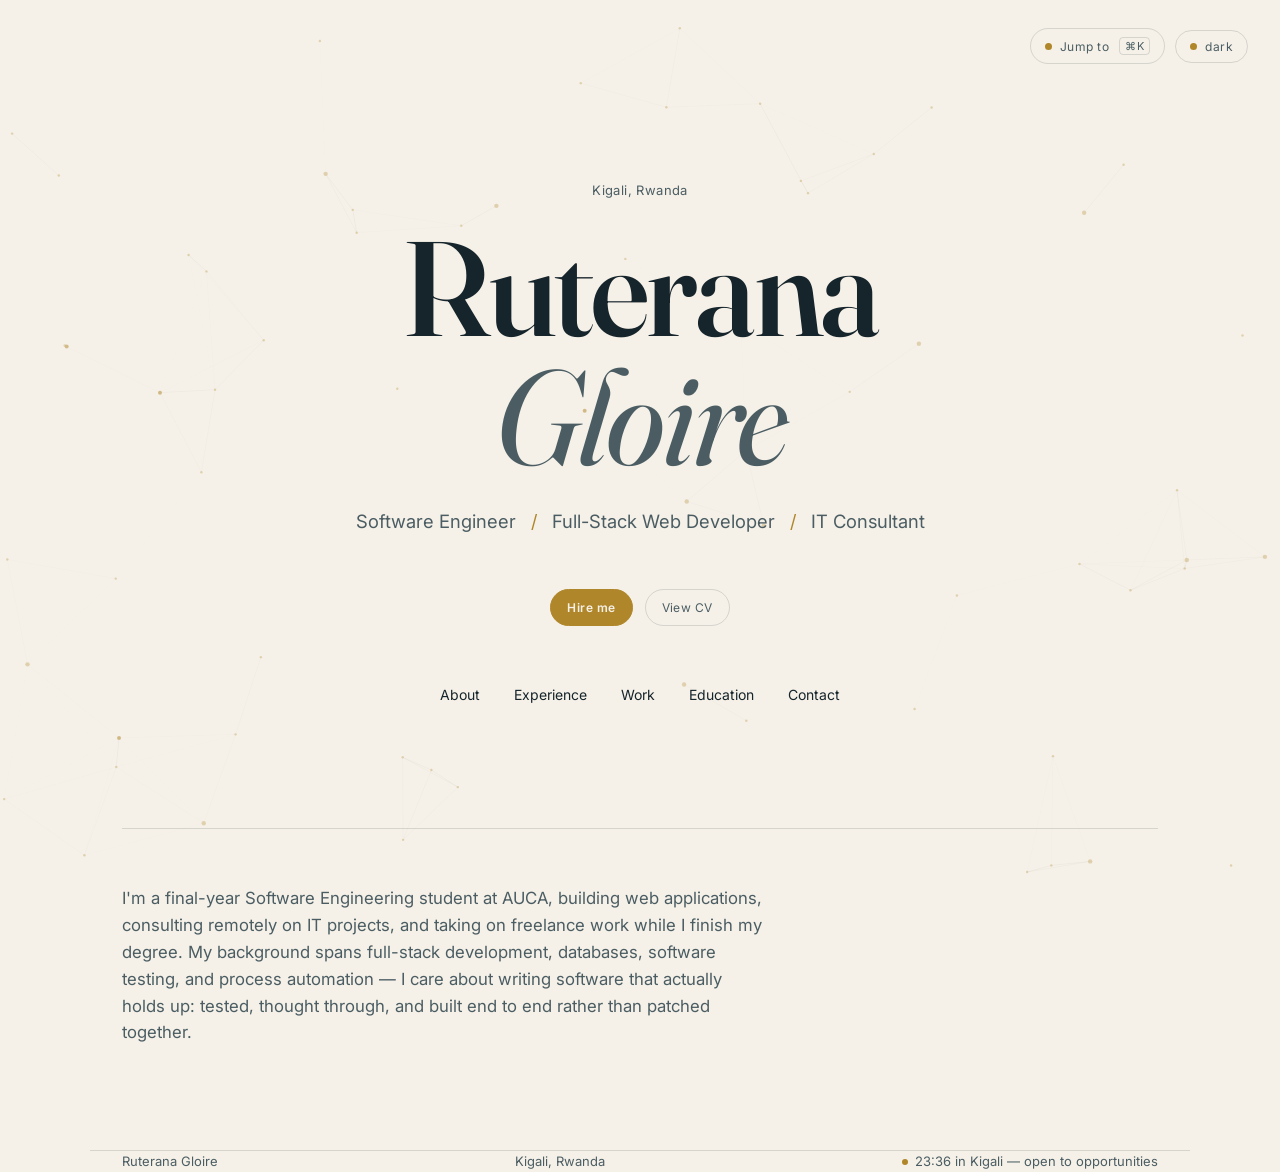
<file: index.html>
<!DOCTYPE html>
<html lang="en" data-theme="light">
<head>
<meta charset="UTF-8">
<meta name="viewport" content="width=device-width, initial-scale=1">
<meta name="view-transition" content="same-origin">
<title>Ruterana Gloire — Software Engineer, Web Developer &amp; IT Consultant</title>
<meta name="description" content="Ruterana Gloire is a software engineer, full-stack web developer, and IT consultant from Kigali, Rwanda.">
<link rel="preconnect" href="https://fonts.googleapis.com">
<link rel="preconnect" href="https://fonts.gstatic.com" crossorigin>
<link href="https://fonts.googleapis.com/css2?family=Fraunces:opsz,wght@9..144,400;9..144,500;9..144,600&family=Inter:wght@400;500;600&display=swap" rel="stylesheet">
<link rel="stylesheet" href="styles.css">
</head>
<body>

<div class="floating-controls">
  <button class="toggle" id="cmdkTrigger" aria-label="Open command menu">
    <span class="dot"></span>Jump to <kbd>⌘K</kbd>
  </button>
  <button class="toggle" id="themeToggle" aria-label="Toggle color theme">
    <span class="dot"></span><span id="themeLabel">dark</span>
  </button>
</div>

<header class="hero">
  <div class="eyebrow">Kigali, Rwanda</div>
  <h1 class="name">Ruterana<br><em>Gloire</em></h1>
  <p class="role">Software Engineer <span class="sep">/</span> Full-Stack Web Developer <span class="sep">/</span> IT Consultant</p>
  <div class="hero-ctas">
    <a class="btn btn-primary" href="https://www.linkedin.com/in/ruterana-gloire-06a904423/" target="_blank" rel="noopener">Hire me</a>
    <a class="btn btn-outline js-view-cv" href="cv.pdf" target="_blank" rel="noopener">View CV</a>
  </div>
  <nav class="main">
    <ol>
      <li><a href="about.html">About</a></li>
      <li><a href="experience.html">Experience</a></li>
      <li><a href="work.html">Work</a></li>
      <li><a href="education.html">Education</a></li>
      <li><a href="contact.html">Contact</a></li>
    </ol>
  </nav>
</header>

<main class="wrap">
  <section class="first" style="border-top:1px solid var(--line); padding-top:56px;">
    <p class="page-lede" style="max-width:640px; font-size:1.05rem;">
      I'm a final-year Software Engineering student at AUCA, building web applications, consulting remotely on IT projects, and taking on freelance work while I finish my degree. My background spans full-stack development, databases, software testing, and process automation — I care about writing software that actually holds up: tested, thought through, and built end to end rather than patched together.
    </p>
  </section>
</main>

<footer class="wrap">
  <div>Ruterana Gloire</div>
  <div>Kigali, Rwanda</div>
</footer>

<script src="script.js"></script>
</body>
</html>
</file>
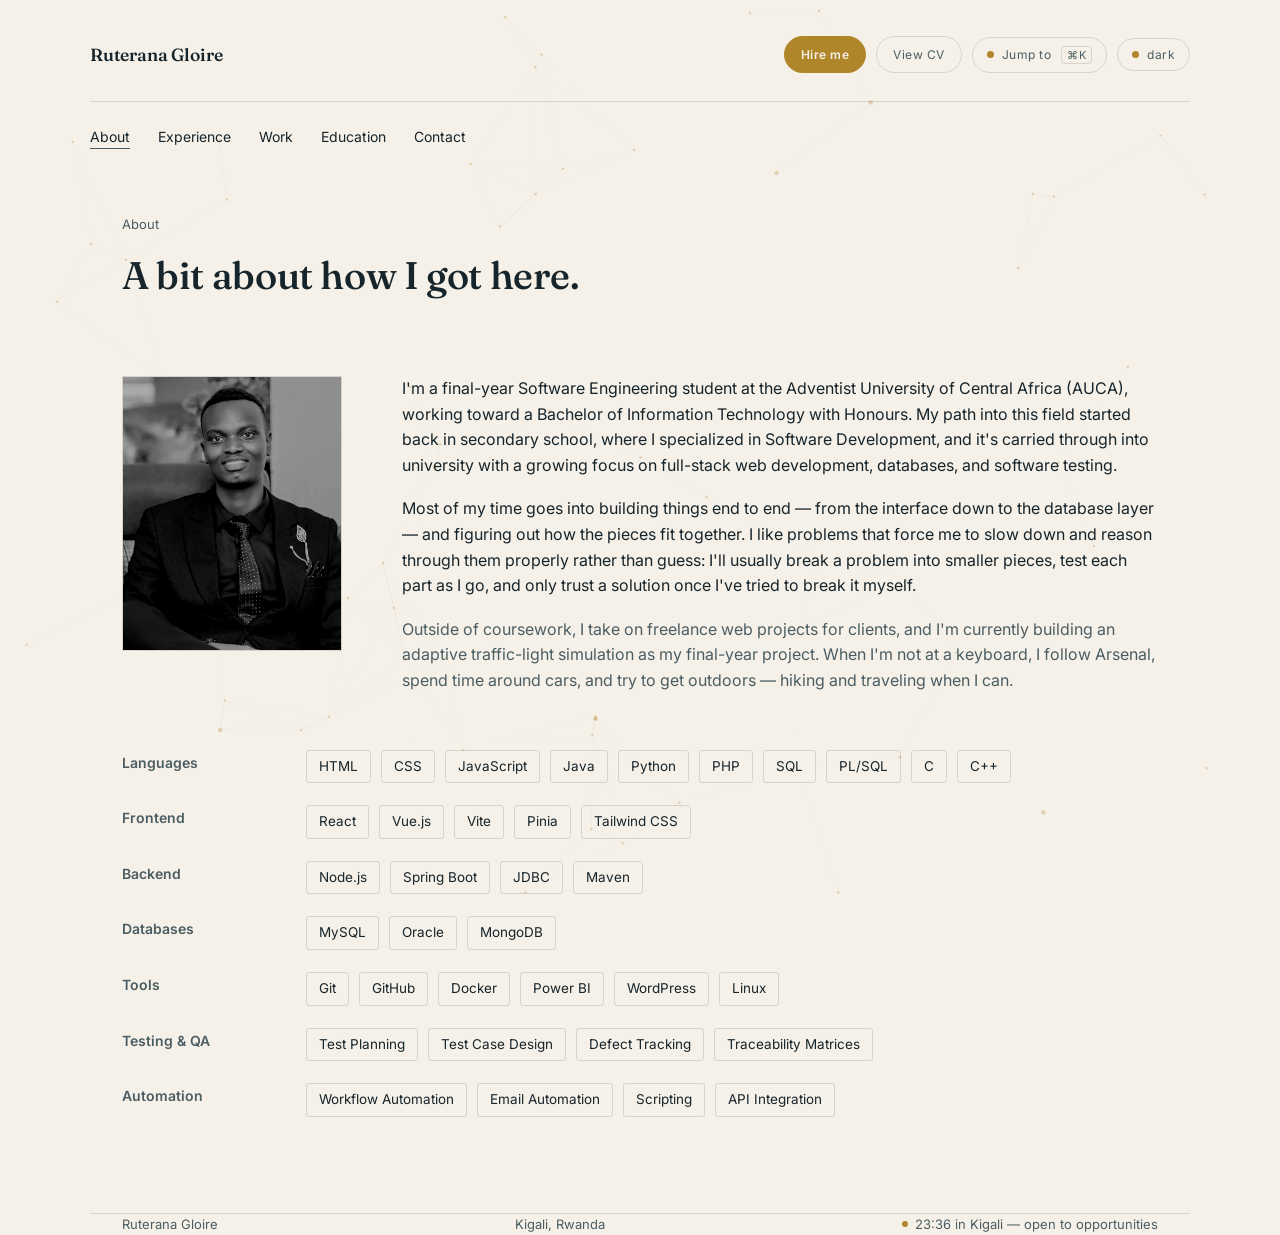
<file: about.html>
<!DOCTYPE html>
<html lang="en" data-theme="light">
<head>
<meta charset="UTF-8">
<meta name="viewport" content="width=device-width, initial-scale=1">
<meta name="view-transition" content="same-origin">
<title>About — Ruterana Gloire</title>
<meta name="description" content="About Ruterana Gloire — software engineer, web developer, IT consultant: background, education, and skills.">
<link rel="preconnect" href="https://fonts.googleapis.com">
<link rel="preconnect" href="https://fonts.gstatic.com" crossorigin>
<link href="https://fonts.googleapis.com/css2?family=Fraunces:opsz,wght@9..144,400;9..144,500;9..144,600&family=Inter:wght@400;500;600&display=swap" rel="stylesheet">
<link rel="stylesheet" href="styles.css">
</head>
<body>

<header class="page-header wrap">
  <div class="ph-row">
    <a class="mark" href="index.html">Ruterana Gloire</a>
    <div class="ph-controls">
      <a class="btn btn-primary" href="https://www.linkedin.com/in/ruterana-gloire-06a904423/" target="_blank" rel="noopener">Hire me</a>
      <a class="btn btn-outline js-view-cv" href="cv.pdf" target="_blank" rel="noopener">View CV</a>
      <button class="toggle" id="cmdkTrigger" aria-label="Open command menu">
        <span class="dot"></span>Jump to <kbd>⌘K</kbd>
      </button>
      <button class="toggle" id="themeToggle" aria-label="Toggle color theme">
        <span class="dot"></span><span id="themeLabel">dark</span>
      </button>
    </div>
  </div>
  <nav class="main">
    <ol>
      <li><a href="about.html" class="is-active">About</a></li>
      <li><a href="experience.html">Experience</a></li>
      <li><a href="work.html">Work</a></li>
      <li><a href="education.html">Education</a></li>
      <li><a href="contact.html">Contact</a></li>
    </ol>
  </nav>
</header>

<main class="wrap">
  <div class="page-intro">
    <div class="kicker">About</div>
    <h1 class="page-title">A bit about how I got here.</h1>
  </div>

  <section class="first">
    <div class="about-grid">
      <img class="about-photo" src="photo.jpg" alt="Portrait of Ruterana Gloire">
      <div class="about-text">
        <p>I'm a final-year Software Engineering student at the Adventist University of Central Africa (AUCA), working toward a Bachelor of Information Technology with Honours. My path into this field started back in secondary school, where I specialized in Software Development, and it's carried through into university with a growing focus on full-stack web development, databases, and software testing.</p>
        <p>Most of my time goes into building things end to end — from the interface down to the database layer — and figuring out how the pieces fit together. I like problems that force me to slow down and reason through them properly rather than guess: I'll usually break a problem into smaller pieces, test each part as I go, and only trust a solution once I've tried to break it myself.</p>
        <p class="soft">Outside of coursework, I take on freelance web projects for clients, and I'm currently building an adaptive traffic-light simulation as my final-year project. When I'm not at a keyboard, I follow Arsenal, spend time around cars, and try to get outdoors — hiking and traveling when I can.</p>
      </div>
    </div>

    <div class="skills">
      <h3>Languages</h3>
      <ul class="taglist">
        <li>HTML</li><li>CSS</li><li>JavaScript</li><li>Java</li><li>Python</li><li>PHP</li><li>SQL</li><li>PL/SQL</li><li>C</li><li>C++</li>
      </ul>

      <h3>Frontend</h3>
      <ul class="taglist">
        <li>React</li><li>Vue.js</li><li>Vite</li><li>Pinia</li><li>Tailwind CSS</li>
      </ul>

      <h3>Backend</h3>
      <ul class="taglist">
        <li>Node.js</li><li>Spring Boot</li><li>JDBC</li><li>Maven</li>
      </ul>

      <h3>Databases</h3>
      <ul class="taglist">
        <li>MySQL</li><li>Oracle</li><li>MongoDB</li>
      </ul>

      <h3>Tools</h3>
      <ul class="taglist">
        <li>Git</li><li>GitHub</li><li>Docker</li><li>Power BI</li><li>WordPress</li><li>Linux</li>
      </ul>

      <h3>Testing &amp; QA</h3>
      <ul class="taglist">
        <li>Test Planning</li><li>Test Case Design</li><li>Defect Tracking</li><li>Traceability Matrices</li>
      </ul>

      <h3>Automation</h3>
      <ul class="taglist">
        <li>Workflow Automation</li><li>Email Automation</li><li>Scripting</li><li>API Integration</li>
      </ul>
    </div>
  </section>
</main>

<footer class="wrap">
  <div>Ruterana Gloire</div>
  <div>Kigali, Rwanda</div>
</footer>

<script src="script.js"></script>
</body>
</html>
</file>
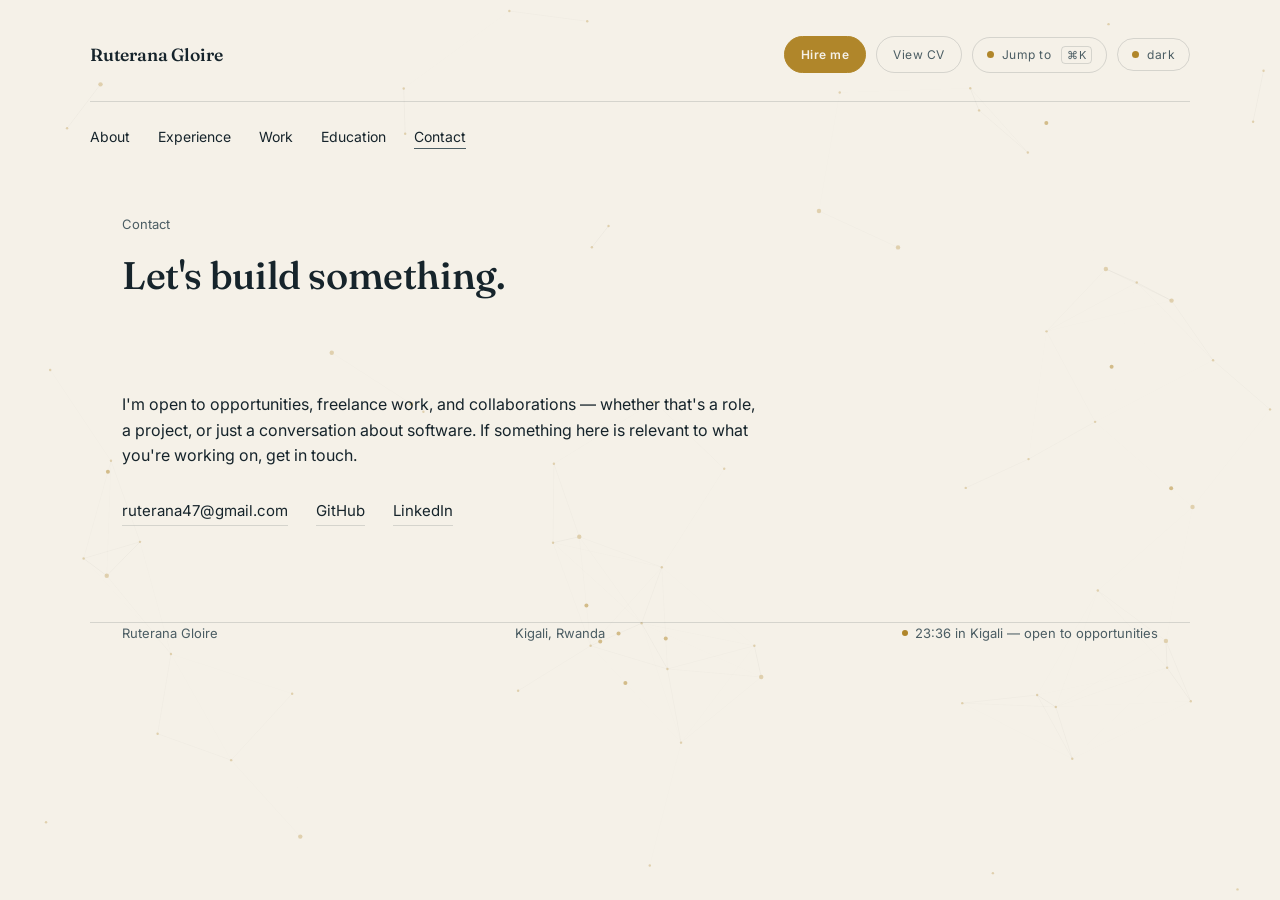
<file: contact.html>
<!DOCTYPE html>
<html lang="en" data-theme="light">
<head>
<meta charset="UTF-8">
<meta name="viewport" content="width=device-width, initial-scale=1">
<meta name="view-transition" content="same-origin">
<title>Contact — Ruterana Gloire</title>
<meta name="description" content="Get in touch with Ruterana Gloire.">
<link rel="preconnect" href="https://fonts.googleapis.com">
<link rel="preconnect" href="https://fonts.gstatic.com" crossorigin>
<link href="https://fonts.googleapis.com/css2?family=Fraunces:opsz,wght@9..144,400;9..144,500;9..144,600&family=Inter:wght@400;500;600&display=swap" rel="stylesheet">
<link rel="stylesheet" href="styles.css">
</head>
<body>

<header class="page-header wrap">
  <div class="ph-row">
    <a class="mark" href="index.html">Ruterana Gloire</a>
    <div class="ph-controls">
      <a class="btn btn-primary" href="https://www.linkedin.com/in/ruterana-gloire-06a904423/" target="_blank" rel="noopener">Hire me</a>
      <a class="btn btn-outline js-view-cv" href="cv.pdf" target="_blank" rel="noopener">View CV</a>
      <button class="toggle" id="cmdkTrigger" aria-label="Open command menu">
        <span class="dot"></span>Jump to <kbd>⌘K</kbd>
      </button>
      <button class="toggle" id="themeToggle" aria-label="Toggle color theme">
        <span class="dot"></span><span id="themeLabel">dark</span>
      </button>
    </div>
  </div>
  <nav class="main">
    <ol>
      <li><a href="about.html">About</a></li>
      <li><a href="experience.html">Experience</a></li>
      <li><a href="work.html">Work</a></li>
      <li><a href="education.html">Education</a></li>
      <li><a href="contact.html" class="is-active">Contact</a></li>
    </ol>
  </nav>
</header>

<main class="wrap">
  <div class="page-intro">
    <div class="kicker">Contact</div>
    <h1 class="page-title">Let's build something.</h1>
  </div>

  <section class="first">
    <p class="measure">I'm open to opportunities, freelance work, and collaborations — whether that's a role, a project, or just a conversation about software. If something here is relevant to what you're working on, get in touch.</p>
    <div class="contact-links">
      <a href="mailto:ruterana47@gmail.com">ruterana47@gmail.com</a>
      <a href="https://github.com/aldoglory" target="_blank" rel="noopener">GitHub</a>
      <a href="https://www.linkedin.com/in/ruterana-gloire-06a904423/" target="_blank" rel="noopener">LinkedIn</a>
    </div>
  </section>
</main>

<footer class="wrap">
  <div>Ruterana Gloire</div>
  <div>Kigali, Rwanda</div>
</footer>

<script src="script.js"></script>
</body>
</html>
</file>
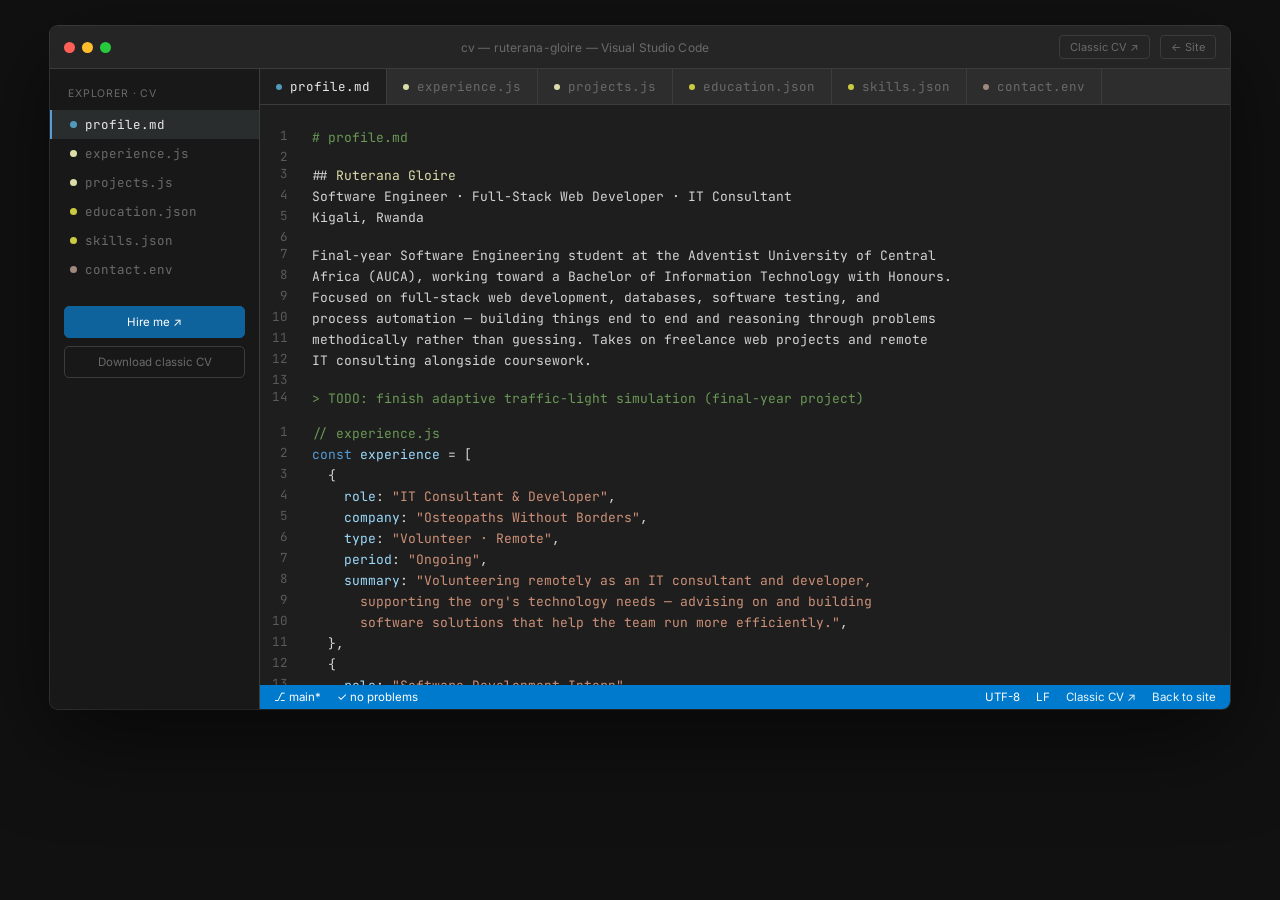
<file: cv-code.html>
<!DOCTYPE html>
<html lang="en">
<head>
<meta charset="UTF-8">
<meta name="viewport" content="width=device-width, initial-scale=1">
<title>cv — ruterana-gloire — Visual Studio Code</title>
<meta name="description" content="Ruterana Gloire's CV, presented as a VS Code editor window.">
<link rel="preconnect" href="https://fonts.googleapis.com">
<link rel="preconnect" href="https://fonts.gstatic.com" crossorigin>
<link href="https://fonts.googleapis.com/css2?family=JetBrains+Mono:wght@400;500;600;700&family=Inter:wght@400;500;600&display=swap" rel="stylesheet">
<style>
  :root{
    --bg:#1e1e1e;
    --bg-side:#181818;
    --bg-tab:#2d2d2d;
    --bg-tab-active:#1e1e1e;
    --bg-titlebar:#252526;
    --bg-status:#007acc;
    --line:#2a2a2a;
    --border:#3c3c3c;
    --text:#d4d4d4;
    --text-dim:#6a6a6a;
    --linenum:#5a5a5a;
    --sel:#264f78;
    --white:#e8e8e8;

    --c-keyword:#569cd6;
    --c-string:#ce9178;
    --c-comment:#6a9955;
    --c-func:#dcdcaa;
    --c-prop:#9cdcfe;
    --c-type:#4ec9b0;
    --c-const:#4fc1ff;
    --c-punct:#d4d4d4;
    --c-num:#b5cea8;
    --c-tag:#569cd6;
  }
  *{box-sizing:border-box;}
  html,body{margin:0; padding:0; background:#111; }
  body{
    font-family:'JetBrains Mono', ui-monospace, Menlo, Consolas, monospace;
    color:var(--text);
    min-height:100vh;
    display:flex;
    align-items:flex-start;
    justify-content:center;
    padding:26px 16px 60px;
  }
  a{color:inherit;}

  .editor{
    width:100%;
    max-width:1180px;
    background:var(--bg);
    border-radius:8px;
    overflow:hidden;
    box-shadow:0 30px 90px rgba(0,0,0,.55), 0 0 0 1px var(--border);
  }

  /* title bar */
  .titlebar{
    background:var(--bg-titlebar);
    padding:9px 14px;
    display:flex;
    align-items:center;
    gap:14px;
    border-bottom:1px solid var(--border);
  }
  .traffic{ display:flex; gap:7px; flex:none; }
  .traffic span{ width:11px; height:11px; border-radius:50%; display:block; }
  .traffic .r{ background:#ff5f56; }
  .traffic .y{ background:#ffbd2e; }
  .traffic .g{ background:#27c93f; }
  .titlebar-title{
    flex:1;
    text-align:center;
    font-size:12px;
    color:var(--text-dim);
    font-family:'Inter',sans-serif;
    letter-spacing:.01em;
  }
  .titlebar-actions{
    flex:none;
    display:flex;
    gap:10px;
    font-family:'Inter',sans-serif;
    font-size:11px;
  }
  .titlebar-actions a{
    color:var(--text-dim);
    text-decoration:none;
    padding:4px 10px;
    border:1px solid var(--border);
    border-radius:4px;
    transition:color .2s ease, border-color .2s ease;
  }
  .titlebar-actions a:hover{ color:var(--white); border-color:#5a5a5a; }

  .body-row{ display:flex; height:640px; }

  /* sidebar */
  .sidebar{
    width:210px;
    flex:none;
    background:var(--bg-side);
    border-right:1px solid var(--border);
    padding:14px 0;
  }
  .sidebar-label{
    font-family:'Inter',sans-serif;
    font-size:10.5px;
    letter-spacing:.08em;
    color:var(--text-dim);
    padding:4px 18px 10px;
  }
  .file-list{ list-style:none; margin:0; padding:0; }
  .file-list li a{
    display:flex;
    align-items:center;
    gap:8px;
    padding:6px 18px;
    font-size:12.5px;
    text-decoration:none;
    color:var(--text-dim);
    border-left:2px solid transparent;
    transition:color .15s ease, background .15s ease;
  }
  .file-list li a:hover{ color:var(--white); background:#232323; }
  .file-list li a.active{ color:var(--white); background:#2a2d2e; border-left-color:#569cd6; }
  .file-list .dot{ width:7px; height:7px; border-radius:50%; flex:none; }
  .dot-md{ background:#519aba; }
  .dot-js{ background:#dcdcaa; }
  .dot-json{ background:#cbcb41; }
  .dot-env{ background:#a1887f; }

  .sidebar-cta{
    margin:22px 14px 0;
    display:flex;
    flex-direction:column;
    gap:8px;
  }
  .sidebar-cta a{
    font-family:'Inter',sans-serif;
    font-size:11.5px;
    text-align:center;
    text-decoration:none;
    padding:8px 10px;
    border-radius:5px;
    border:1px solid var(--border);
    color:var(--text-dim);
    transition:border-color .2s ease, color .2s ease;
  }
  .sidebar-cta a:hover{ color:var(--white); border-color:#5a5a5a; }
  .sidebar-cta a.primary{ background:#0e639c; border-color:#0e639c; color:#fff; }
  .sidebar-cta a.primary:hover{ background:#1177bb; }

  /* tabs */
  .tabs{
    display:flex;
    background:var(--bg-tab);
    border-bottom:1px solid var(--border);
    overflow-x:auto;
  }
  .tab{
    display:flex;
    align-items:center;
    gap:8px;
    padding:9px 16px;
    font-size:12.5px;
    color:var(--text-dim);
    border-right:1px solid var(--border);
    white-space:nowrap;
  }
  .tab.active{ background:var(--bg-tab-active); color:var(--white); }
  .tab .dot{ width:6px; height:6px; border-radius:50%; flex:none; }

  /* main pane */
  .main{ flex:1; min-width:0; display:flex; flex-direction:column; }
  .pane{
    flex:1;
    position:relative;
    overflow-y:auto;
    overflow-x:auto;
    padding:22px 0 40px;
  }
  .codeblock{ display:table; width:100%; }
  .cline{ display:table-row; }
  .cline .ln{
    display:table-cell;
    width:46px;
    text-align:right;
    padding-right:18px;
    color:var(--linenum);
    font-size:12.5px;
    user-select:none;
    vertical-align:top;
  }
  .cline .code{
    display:table-cell;
    padding-left:6px;
    font-size:13px;
    line-height:21px;
    white-space:pre-wrap;
    vertical-align:top;
  }
  .kw{ color:var(--c-keyword); }
  .str{ color:var(--c-string); }
  .cm{ color:var(--c-comment); }
  .fn{ color:var(--c-func); }
  .prop{ color:var(--c-prop); }
  .ty{ color:var(--c-type); }
  .cn{ color:var(--c-const); }
  .num{ color:var(--c-num); }
  .pu{ color:var(--c-punct); }
  .sect-gap{ height:14px; }

  a.inline-link{ color:var(--c-const); text-decoration:none; border-bottom:1px dotted rgba(79,193,255,.5); }
  a.inline-link:hover{ border-bottom-style:solid; }

  /* status bar */
  .statusbar{
    background:var(--bg-status);
    color:#fff;
    font-family:'Inter',sans-serif;
    font-size:11.5px;
    display:flex;
    align-items:center;
    justify-content:space-between;
    padding:5px 14px;
  }
  .statusbar .left, .statusbar .right{ display:flex; align-items:center; gap:16px; }
  .statusbar a{ color:#fff; text-decoration:none; opacity:.92; }
  .statusbar a:hover{ opacity:1; text-decoration:underline; }

  @media (max-width:860px){
    .sidebar{ display:none; }
    body{ padding:0; }
    .editor{ border-radius:0; max-width:100%; }
    .body-row{ height:calc(100vh - 84px); }
  }
  @media (max-width:480px){
    .statusbar{ font-size:10.5px; padding:5px 10px; }
    .statusbar .left, .statusbar .right{ gap:8px; }
    .statusbar .left span:nth-child(2){ display:none; }
    .titlebar-title{ font-size:10.5px; }
    .titlebar-actions a{ padding:3px 7px; font-size:10px; }
  }
</style>
</head>
<body>

<div class="editor">
  <div class="titlebar">
    <div class="traffic"><span class="r"></span><span class="y"></span><span class="g"></span></div>
    <div class="titlebar-title">cv — ruterana-gloire — Visual Studio Code</div>
    <div class="titlebar-actions">
      <a href="cv.pdf" target="_blank" rel="noopener">Classic CV ↗</a>
      <a href="index.html">← Site</a>
    </div>
  </div>

  <div class="body-row">
    <aside class="sidebar">
      <div class="sidebar-label">EXPLORER · CV</div>
      <ul class="file-list">
        <li><a href="#profile" class="active"><span class="dot dot-md"></span>profile.md</a></li>
        <li><a href="#experience"><span class="dot dot-js"></span>experience.js</a></li>
        <li><a href="#projects"><span class="dot dot-js"></span>projects.js</a></li>
        <li><a href="#education"><span class="dot dot-json"></span>education.json</a></li>
        <li><a href="#skills"><span class="dot dot-json"></span>skills.json</a></li>
        <li><a href="#contact"><span class="dot dot-env"></span>contact.env</a></li>
      </ul>
      <div class="sidebar-cta">
        <a class="primary" href="https://www.linkedin.com/in/ruterana-gloire-06a904423/" target="_blank" rel="noopener">Hire me ↗</a>
        <a href="cv.pdf" target="_blank" rel="noopener">Download classic CV</a>
      </div>
    </aside>

    <div class="main">
      <div class="tabs">
        <div class="tab active"><span class="dot dot-md"></span>profile.md</div>
        <div class="tab"><span class="dot dot-js"></span>experience.js</div>
        <div class="tab"><span class="dot dot-js"></span>projects.js</div>
        <div class="tab"><span class="dot dot-json"></span>education.json</div>
        <div class="tab"><span class="dot dot-json"></span>skills.json</div>
        <div class="tab"><span class="dot dot-env"></span>contact.env</div>
      </div>

      <div class="pane">
        <div class="codeblock">

<div class="sect-gap" id="profile" style="height:0;"></div>
<div class="cline"><span class="ln">1</span><span class="code"><span class="cm"># profile.md</span></span></div>
<div class="cline"><span class="ln">2</span><span class="code"></span></div>
<div class="cline"><span class="ln">3</span><span class="code"><span class="pu">## </span><span class="fn">Ruterana Gloire</span></span></div>
<div class="cline"><span class="ln">4</span><span class="code">Software Engineer <span class="pu">·</span> Full-Stack Web Developer <span class="pu">·</span> IT Consultant</span></div>
<div class="cline"><span class="ln">5</span><span class="code">Kigali, Rwanda</span></div>
<div class="cline"><span class="ln">6</span><span class="code"></span></div>
<div class="cline"><span class="ln">7</span><span class="code">Final-year Software Engineering student at the Adventist University of Central</span></div>
<div class="cline"><span class="ln">8</span><span class="code">Africa (AUCA), working toward a Bachelor of Information Technology with Honours.</span></div>
<div class="cline"><span class="ln">9</span><span class="code">Focused on full-stack web development, databases, software testing, and</span></div>
<div class="cline"><span class="ln">10</span><span class="code">process automation — building things end to end and reasoning through problems</span></div>
<div class="cline"><span class="ln">11</span><span class="code">methodically rather than guessing. Takes on freelance web projects and remote</span></div>
<div class="cline"><span class="ln">12</span><span class="code">IT consulting alongside coursework.</span></div>
<div class="cline"><span class="ln">13</span><span class="code"></span></div>
<div class="cline"><span class="ln">14</span><span class="code"><span class="cm">&gt; TODO: finish adaptive traffic-light simulation (final-year project)</span></span></div>

<div class="sect-gap" id="experience"></div>
<div class="cline"><span class="ln">1</span><span class="code"><span class="cm">// experience.js</span></span></div>
<div class="cline"><span class="ln">2</span><span class="code"><span class="kw">const</span> <span class="prop">experience</span> <span class="pu">= [</span></span></div>
<div class="cline"><span class="ln">3</span><span class="code">  <span class="pu">{</span></span></div>
<div class="cline"><span class="ln">4</span><span class="code">    <span class="prop">role</span><span class="pu">:</span> <span class="str">"IT Consultant &amp; Developer"</span><span class="pu">,</span></span></div>
<div class="cline"><span class="ln">5</span><span class="code">    <span class="prop">company</span><span class="pu">:</span> <span class="str">"Osteopaths Without Borders"</span><span class="pu">,</span></span></div>
<div class="cline"><span class="ln">6</span><span class="code">    <span class="prop">type</span><span class="pu">:</span> <span class="str">"Volunteer · Remote"</span><span class="pu">,</span></span></div>
<div class="cline"><span class="ln">7</span><span class="code">    <span class="prop">period</span><span class="pu">:</span> <span class="str">"Ongoing"</span><span class="pu">,</span></span></div>
<div class="cline"><span class="ln">8</span><span class="code">    <span class="prop">summary</span><span class="pu">:</span> <span class="str">"Volunteering remotely as an IT consultant and developer,</span></span></div>
<div class="cline"><span class="ln">9</span><span class="code">      <span class="str">supporting the org's technology needs — advising on and building</span></span></div>
<div class="cline"><span class="ln">10</span><span class="code">      <span class="str">software solutions that help the team run more efficiently."</span><span class="pu">,</span></span></div>
<div class="cline"><span class="ln">11</span><span class="code">  <span class="pu">},</span></span></div>
<div class="cline"><span class="ln">12</span><span class="code">  <span class="pu">{</span></span></div>
<div class="cline"><span class="ln">13</span><span class="code">    <span class="prop">role</span><span class="pu">:</span> <span class="str">"Software Development Intern"</span><span class="pu">,</span></span></div>
<div class="cline"><span class="ln">14</span><span class="code">    <span class="prop">company</span><span class="pu">:</span> <span class="str">"Rwanda Airports Company (RAC)"</span><span class="pu">,</span></span></div>
<div class="cline"><span class="ln">15</span><span class="code">    <span class="prop">type</span><span class="pu">:</span> <span class="str">"Internship"</span><span class="pu">,</span></span></div>
<div class="cline"><span class="ln">16</span><span class="code">    <span class="prop">summary</span><span class="pu">:</span> <span class="str">"Worked alongside the dev team on internal software tasks —</span></span></div>
<div class="cline"><span class="ln">17</span><span class="code">      <span class="str">writing and debugging code, and turning requirements into working</span></span></div>
<div class="cline"><span class="ln">18</span><span class="code">      <span class="str">features in a production environment. Built an email automation</span></span></div>
<div class="cline"><span class="ln">19</span><span class="code">      <span class="str">system that removed manual, repetitive work from the team's day."</span><span class="pu">,</span></span></div>
<div class="cline"><span class="ln">20</span><span class="code">  <span class="pu">}</span></span></div>
<div class="cline"><span class="ln">21</span><span class="code"><span class="pu">];</span></span></div>

<div class="sect-gap" id="projects"></div>
<div class="cline"><span class="ln">1</span><span class="code"><span class="cm">// projects.js — selected work</span></span></div>
<div class="cline"><span class="ln">2</span><span class="code"><span class="kw">const</span> <span class="prop">projects</span> <span class="pu">= [</span></span></div>
<div class="cline"><span class="ln">3</span><span class="code">  <span class="pu">{</span> <span class="prop">name</span><span class="pu">:</span> <span class="str">"Adaptive Traffic Light Simulation"</span><span class="pu">,</span> <span class="prop">stack</span><span class="pu">:</span> <span class="str">"Python, SUMO, TraCI"</span> <span class="pu">},</span></span></div>
<div class="cline"><span class="ln">4</span><span class="code">  <span class="pu">{</span> <span class="prop">name</span><span class="pu">:</span> <span class="str">"Mental Health Support System"</span><span class="pu">,</span> <span class="prop">stack</span><span class="pu">:</span> <span class="str">"Java, Spring Boot, MySQL"</span> <span class="pu">},</span></span></div>
<div class="cline"><span class="ln">5</span><span class="code">  <span class="pu">{</span> <span class="prop">name</span><span class="pu">:</span> <span class="str">"Email Automation System"</span><span class="pu">,</span> <span class="prop">stack</span><span class="pu">:</span> <span class="str">"Python, APIs, Scripting"</span> <span class="pu">},</span></span></div>
<div class="cline"><span class="ln">6</span><span class="code">  <span class="pu">{</span> <span class="prop">name</span><span class="pu">:</span> <span class="str">"Emma Tranier — Practitioner Website"</span><span class="pu">,</span> <span class="prop">stack</span><span class="pu">:</span> <span class="str">"HTML, CSS, JS"</span> <span class="pu">},</span></span></div>
<div class="cline"><span class="ln">7</span><span class="code"><span class="pu">];</span></span></div>
<div class="cline"><span class="ln">8</span><span class="code"></span></div>
<div class="cline"><span class="ln">9</span><span class="code"><span class="cm">// full write-ups: </span><a class="inline-link" href="work.html"><span class="cm">ruterana.dev/work.html</span></a></span></div>

<div class="sect-gap" id="education"></div>
<div class="cline"><span class="ln">1</span><span class="code"><span class="pu">{</span></span></div>
<div class="cline"><span class="ln">2</span><span class="code">  <span class="prop">"education"</span><span class="pu">:</span> <span class="pu">[</span></span></div>
<div class="cline"><span class="ln">3</span><span class="code">    <span class="pu">{</span></span></div>
<div class="cline"><span class="ln">4</span><span class="code">      <span class="prop">"degree"</span><span class="pu">:</span> <span class="str">"BSc Information Technology (Honours), Software Engineering"</span><span class="pu">,</span></span></div>
<div class="cline"><span class="ln">5</span><span class="code">      <span class="prop">"school"</span><span class="pu">:</span> <span class="str">"Adventist University of Central Africa (AUCA)"</span><span class="pu">,</span></span></div>
<div class="cline"><span class="ln">6</span><span class="code">      <span class="prop">"period"</span><span class="pu">:</span> <span class="str">"2022 — Present"</span></span></div>
<div class="cline"><span class="ln">7</span><span class="code">    <span class="pu">},</span></span></div>
<div class="cline"><span class="ln">8</span><span class="code">    <span class="pu">{</span></span></div>
<div class="cline"><span class="ln">9</span><span class="code">      <span class="prop">"degree"</span><span class="pu">:</span> <span class="str">"Software Development"</span><span class="pu">,</span></span></div>
<div class="cline"><span class="ln">10</span><span class="code">      <span class="prop">"school"</span><span class="pu">:</span> <span class="str">"Secondary school studies"</span></span></div>
<div class="cline"><span class="ln">11</span><span class="code">    <span class="pu">}</span></span></div>
<div class="cline"><span class="ln">12</span><span class="code">  <span class="pu">]</span></span></div>
<div class="cline"><span class="ln">13</span><span class="code"><span class="pu">}</span></span></div>

<div class="sect-gap" id="skills"></div>
<div class="cline"><span class="ln">1</span><span class="code"><span class="pu">{</span></span></div>
<div class="cline"><span class="ln">2</span><span class="code">  <span class="prop">"languages"</span><span class="pu">:</span> <span class="pu">[</span><span class="str">"HTML"</span><span class="pu">,</span> <span class="str">"CSS"</span><span class="pu">,</span> <span class="str">"JavaScript"</span><span class="pu">,</span> <span class="str">"Java"</span><span class="pu">,</span> <span class="str">"Python"</span><span class="pu">,</span> <span class="str">"PHP"</span><span class="pu">,</span> <span class="str">"SQL"</span><span class="pu">,</span> <span class="str">"PL/SQL"</span><span class="pu">,</span> <span class="str">"C"</span><span class="pu">,</span> <span class="str">"C++"</span><span class="pu">],</span></span></div>
<div class="cline"><span class="ln">3</span><span class="code">  <span class="prop">"frontend"</span><span class="pu">:</span> <span class="pu">[</span><span class="str">"React"</span><span class="pu">,</span> <span class="str">"Vue.js"</span><span class="pu">,</span> <span class="str">"Vite"</span><span class="pu">,</span> <span class="str">"Pinia"</span><span class="pu">,</span> <span class="str">"Tailwind CSS"</span><span class="pu">],</span></span></div>
<div class="cline"><span class="ln">4</span><span class="code">  <span class="prop">"backend"</span><span class="pu">:</span> <span class="pu">[</span><span class="str">"Node.js"</span><span class="pu">,</span> <span class="str">"Spring Boot"</span><span class="pu">,</span> <span class="str">"JDBC"</span><span class="pu">,</span> <span class="str">"Maven"</span><span class="pu">],</span></span></div>
<div class="cline"><span class="ln">5</span><span class="code">  <span class="prop">"databases"</span><span class="pu">:</span> <span class="pu">[</span><span class="str">"MySQL"</span><span class="pu">,</span> <span class="str">"Oracle"</span><span class="pu">,</span> <span class="str">"MongoDB"</span><span class="pu">],</span></span></div>
<div class="cline"><span class="ln">6</span><span class="code">  <span class="prop">"tools"</span><span class="pu">:</span> <span class="pu">[</span><span class="str">"Git"</span><span class="pu">,</span> <span class="str">"GitHub"</span><span class="pu">,</span> <span class="str">"Docker"</span><span class="pu">,</span> <span class="str">"Power BI"</span><span class="pu">,</span> <span class="str">"WordPress"</span><span class="pu">,</span> <span class="str">"Linux"</span><span class="pu">],</span></span></div>
<div class="cline"><span class="ln">7</span><span class="code">  <span class="prop">"testing_qa"</span><span class="pu">:</span> <span class="pu">[</span><span class="str">"Test Planning"</span><span class="pu">,</span> <span class="str">"Test Case Design"</span><span class="pu">,</span> <span class="str">"Defect Tracking"</span><span class="pu">,</span> <span class="str">"Traceability Matrices"</span><span class="pu">],</span></span></div>
<div class="cline"><span class="ln">8</span><span class="code">  <span class="prop">"automation"</span><span class="pu">:</span> <span class="pu">[</span><span class="str">"Workflow Automation"</span><span class="pu">,</span> <span class="str">"Email Automation"</span><span class="pu">,</span> <span class="str">"Scripting"</span><span class="pu">,</span> <span class="str">"API Integration"</span><span class="pu">]</span></span></div>
<div class="cline"><span class="ln">9</span><span class="code"><span class="pu">}</span></span></div>

<div class="sect-gap" id="contact"></div>
<div class="cline"><span class="ln">1</span><span class="code"><span class="cm"># contact.env</span></span></div>
<div class="cline"><span class="ln">2</span><span class="code"><span class="cn">NAME</span><span class="pu">=</span><span class="str">"Ruterana Gloire"</span></span></div>
<div class="cline"><span class="ln">3</span><span class="code"><span class="cn">LOCATION</span><span class="pu">=</span><span class="str">"Kigali, Rwanda"</span></span></div>
<div class="cline"><span class="ln">4</span><span class="code"><span class="cn">EMAIL</span><span class="pu">=</span><a class="inline-link" href="mailto:ruterana47@gmail.com"><span class="str">"ruterana47@gmail.com"</span></a></span></div>
<div class="cline"><span class="ln">5</span><span class="code"><span class="cn">GITHUB</span><span class="pu">=</span><a class="inline-link" href="https://github.com/aldoglory" target="_blank" rel="noopener"><span class="str">"github.com/aldoglory"</span></a></span></div>
<div class="cline"><span class="ln">6</span><span class="code"><span class="cn">LINKEDIN</span><span class="pu">=</span><a class="inline-link" href="https://www.linkedin.com/in/ruterana-gloire-06a904423/" target="_blank" rel="noopener"><span class="str">"linkedin.com/in/ruterana-gloire-06a904423"</span></a></span></div>
<div class="cline"><span class="ln">7</span><span class="code"><span class="cn">STATUS</span><span class="pu">=</span><span class="str">"open_to_opportunities"</span></span></div>

<div style="height:420px;" aria-hidden="true"></div>
        </div>
      </div>

      <div class="statusbar">
        <div class="left">
          <span>⎇ main*</span>
          <span>✓ no problems</span>
        </div>
        <div class="right">
          <span>UTF-8</span>
          <span>LF</span>
          <a href="cv.pdf" target="_blank" rel="noopener">Classic CV ↗</a>
          <a href="index.html">Back to site</a>
        </div>
      </div>
    </div>
  </div>
</div>

<script>
  // active-file highlighting on scroll + click
  const links = document.querySelectorAll('.file-list a');
  const tabs = document.querySelectorAll('.tab');
  const targets = ['profile','experience','projects','education','skills','contact']
    .map(id => document.getElementById(id));

  function setActive(idx){
    links.forEach((a,i) => a.classList.toggle('active', i === idx));
    tabs.forEach((t,i) => t.classList.toggle('active', i === idx));
  }

  links.forEach((a, i) => {
    a.addEventListener('click', (e) => {
      e.preventDefault();
      setActive(i);
      const id = a.getAttribute('href').slice(1);
      const el = document.getElementById(id);
      if(el){
        const pane = document.querySelector('.pane');
        pane.scrollTo({ top: el.offsetTop - 12, behavior: 'smooth' });
      }
    });
  });

  const pane = document.querySelector('.pane');
  pane.addEventListener('scroll', () => {
    let idx = 0;
    targets.forEach((el, i) => {
      if(el.offsetTop - 60 <= pane.scrollTop) idx = i;
    });
    setActive(idx);
  }, { passive: true });
</script>

</body>
</html>
</file>
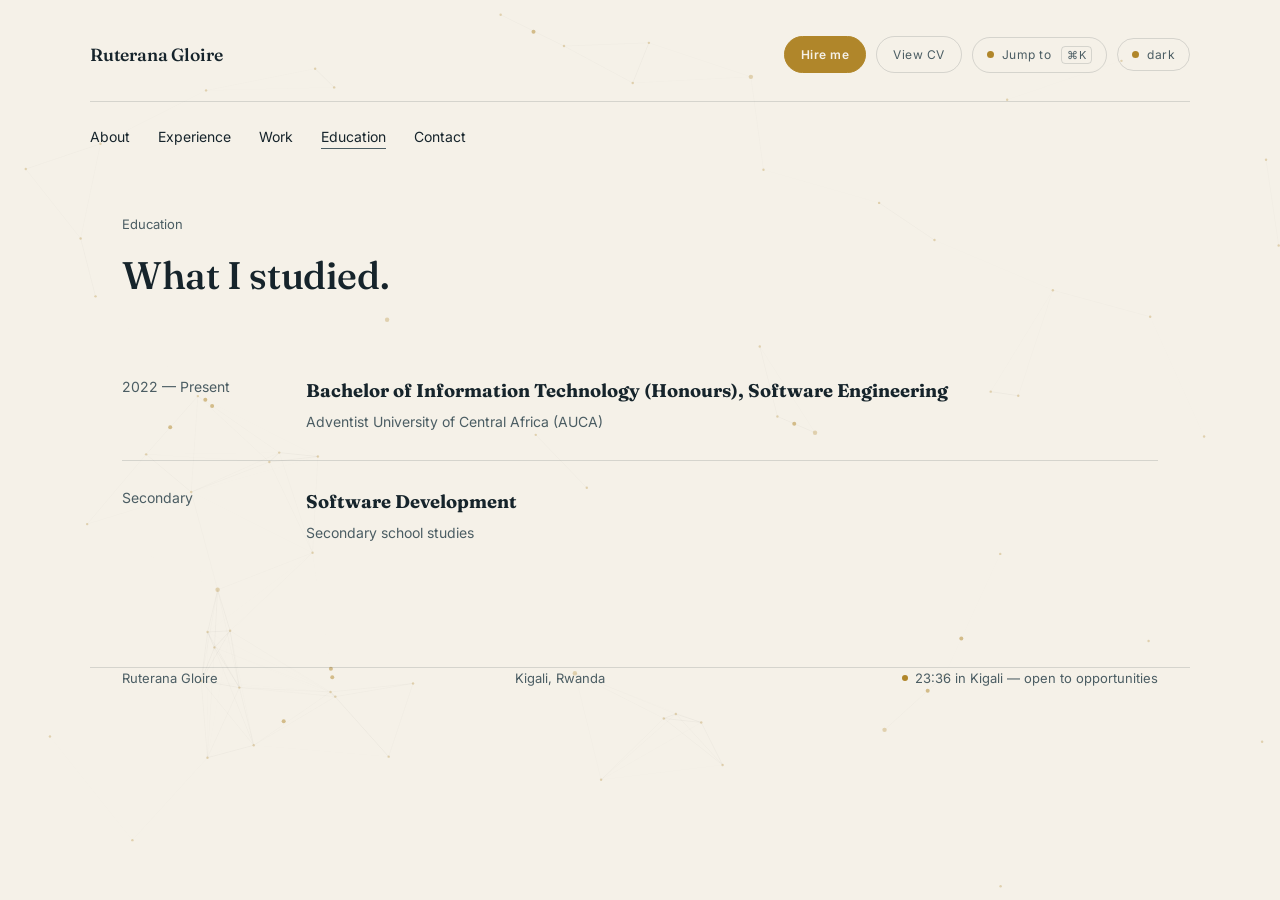
<file: education.html>
<!DOCTYPE html>
<html lang="en" data-theme="light">
<head>
<meta charset="UTF-8">
<meta name="viewport" content="width=device-width, initial-scale=1">
<meta name="view-transition" content="same-origin">
<title>Education — Ruterana Gloire</title>
<meta name="description" content="Education — Ruterana Gloire.">
<link rel="preconnect" href="https://fonts.googleapis.com">
<link rel="preconnect" href="https://fonts.gstatic.com" crossorigin>
<link href="https://fonts.googleapis.com/css2?family=Fraunces:opsz,wght@9..144,400;9..144,500;9..144,600&family=Inter:wght@400;500;600&display=swap" rel="stylesheet">
<link rel="stylesheet" href="styles.css">
</head>
<body>

<header class="page-header wrap">
  <div class="ph-row">
    <a class="mark" href="index.html">Ruterana Gloire</a>
    <div class="ph-controls">
      <a class="btn btn-primary" href="https://www.linkedin.com/in/ruterana-gloire-06a904423/" target="_blank" rel="noopener">Hire me</a>
      <a class="btn btn-outline js-view-cv" href="cv.pdf" target="_blank" rel="noopener">View CV</a>
      <button class="toggle" id="cmdkTrigger" aria-label="Open command menu">
        <span class="dot"></span>Jump to <kbd>⌘K</kbd>
      </button>
      <button class="toggle" id="themeToggle" aria-label="Toggle color theme">
        <span class="dot"></span><span id="themeLabel">dark</span>
      </button>
    </div>
  </div>
  <nav class="main">
    <ol>
      <li><a href="about.html">About</a></li>
      <li><a href="experience.html">Experience</a></li>
      <li><a href="work.html">Work</a></li>
      <li><a href="education.html" class="is-active">Education</a></li>
      <li><a href="contact.html">Contact</a></li>
    </ol>
  </nav>
</header>

<main class="wrap">
  <div class="page-intro">
    <div class="kicker">Education</div>
    <h1 class="page-title">What I studied.</h1>
  </div>

  <section class="first">
    <div class="edu-row">
      <div class="soft">2022 — Present</div>
      <div>
        <h3>Bachelor of Information Technology (Honours), Software Engineering</h3>
        <div class="soft">Adventist University of Central Africa (AUCA)</div>
      </div>
    </div>
    <div class="edu-row">
      <div class="soft">Secondary</div>
      <div>
        <h3>Software Development</h3>
        <div class="soft">Secondary school studies</div>
      </div>
    </div>
  </section>
</main>

<footer class="wrap">
  <div>Ruterana Gloire</div>
  <div>Kigali, Rwanda</div>
</footer>

<script src="script.js"></script>
</body>
</html>
</file>
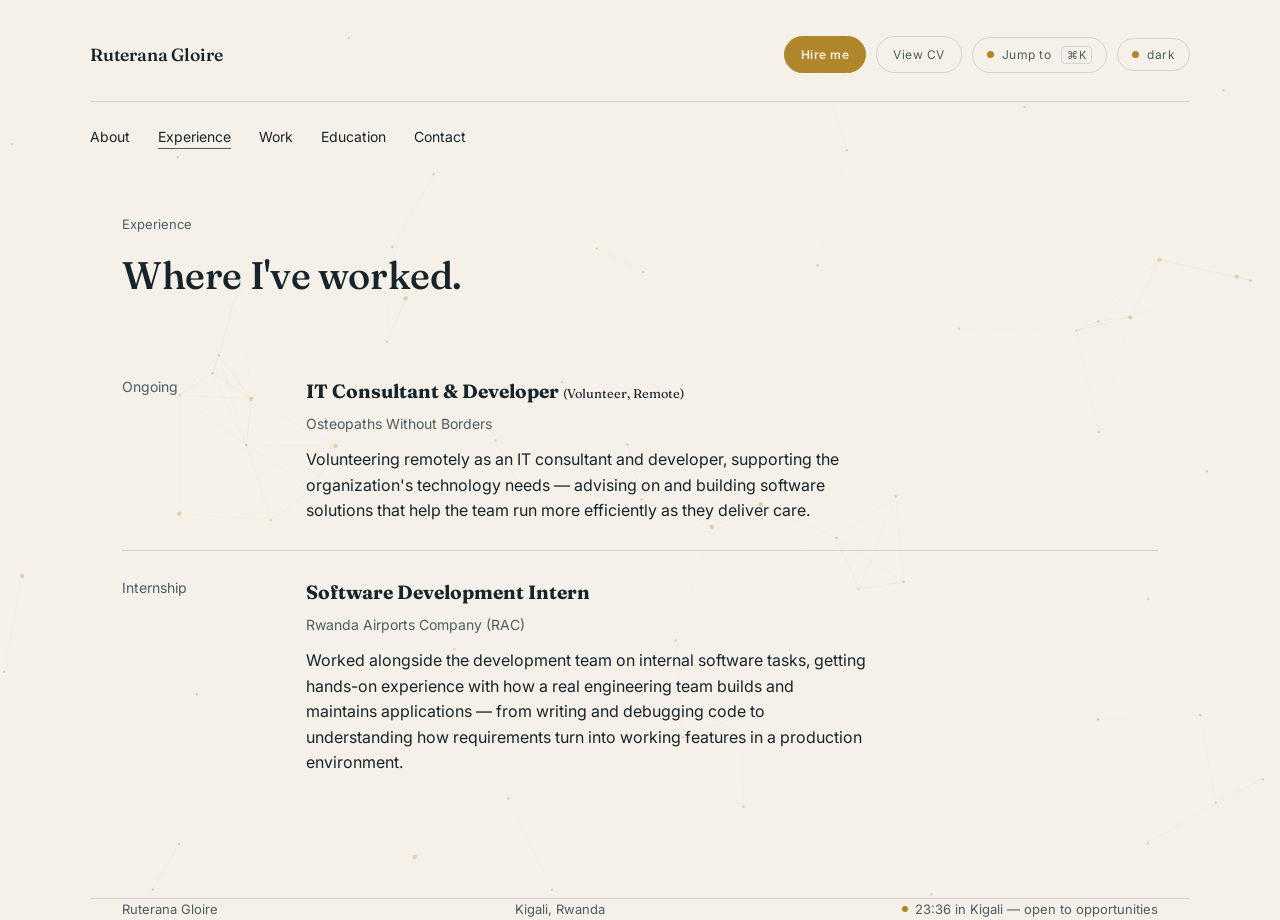
<file: experience.html>
<!DOCTYPE html>
<html lang="en" data-theme="light">
<head>
<meta charset="UTF-8">
<meta name="viewport" content="width=device-width, initial-scale=1">
<meta name="view-transition" content="same-origin">
<title>Experience — Ruterana Gloire</title>
<meta name="description" content="Work experience — Ruterana Gloire.">
<link rel="preconnect" href="https://fonts.googleapis.com">
<link rel="preconnect" href="https://fonts.gstatic.com" crossorigin>
<link href="https://fonts.googleapis.com/css2?family=Fraunces:opsz,wght@9..144,400;9..144,500;9..144,600&family=Inter:wght@400;500;600&display=swap" rel="stylesheet">
<link rel="stylesheet" href="styles.css">
</head>
<body>

<header class="page-header wrap">
  <div class="ph-row">
    <a class="mark" href="index.html">Ruterana Gloire</a>
    <div class="ph-controls">
      <a class="btn btn-primary" href="https://www.linkedin.com/in/ruterana-gloire-06a904423/" target="_blank" rel="noopener">Hire me</a>
      <a class="btn btn-outline js-view-cv" href="cv.pdf" target="_blank" rel="noopener">View CV</a>
      <button class="toggle" id="cmdkTrigger" aria-label="Open command menu">
        <span class="dot"></span>Jump to <kbd>⌘K</kbd>
      </button>
      <button class="toggle" id="themeToggle" aria-label="Toggle color theme">
        <span class="dot"></span><span id="themeLabel">dark</span>
      </button>
    </div>
  </div>
  <nav class="main">
    <ol>
      <li><a href="about.html">About</a></li>
      <li><a href="experience.html" class="is-active">Experience</a></li>
      <li><a href="work.html">Work</a></li>
      <li><a href="education.html">Education</a></li>
      <li><a href="contact.html">Contact</a></li>
    </ol>
  </nav>
</header>

<main class="wrap">
  <div class="page-intro">
    <div class="kicker">Experience</div>
    <h1 class="page-title">Where I've worked.</h1>
  </div>

  <section class="first">
    <div class="xp-row">
      <div class="xp-date">Ongoing</div>
      <div>
        <h3 class="xp-role">IT Consultant &amp; Developer <span class="soft" style="font-size:.8rem; font-weight:400;">(Volunteer, Remote)</span></h3>
        <div class="xp-place">Osteopaths Without Borders</div>
        <p class="xp-desc">Volunteering remotely as an IT consultant and developer, supporting the organization's technology needs — advising on and building software solutions that help the team run more efficiently as they deliver care.</p>
      </div>
    </div>
    <div class="xp-row">
      <div class="xp-date">Internship</div>
      <div>
        <h3 class="xp-role">Software Development Intern</h3>
        <div class="xp-place">Rwanda Airports Company (RAC)</div>
        <p class="xp-desc">Worked alongside the development team on internal software tasks, getting hands-on experience with how a real engineering team builds and maintains applications — from writing and debugging code to understanding how requirements turn into working features in a production environment.</p>
      </div>
    </div>
  </section>
</main>

<footer class="wrap">
  <div>Ruterana Gloire</div>
  <div>Kigali, Rwanda</div>
</footer>

<script src="script.js"></script>
</body>
</html>
</file>
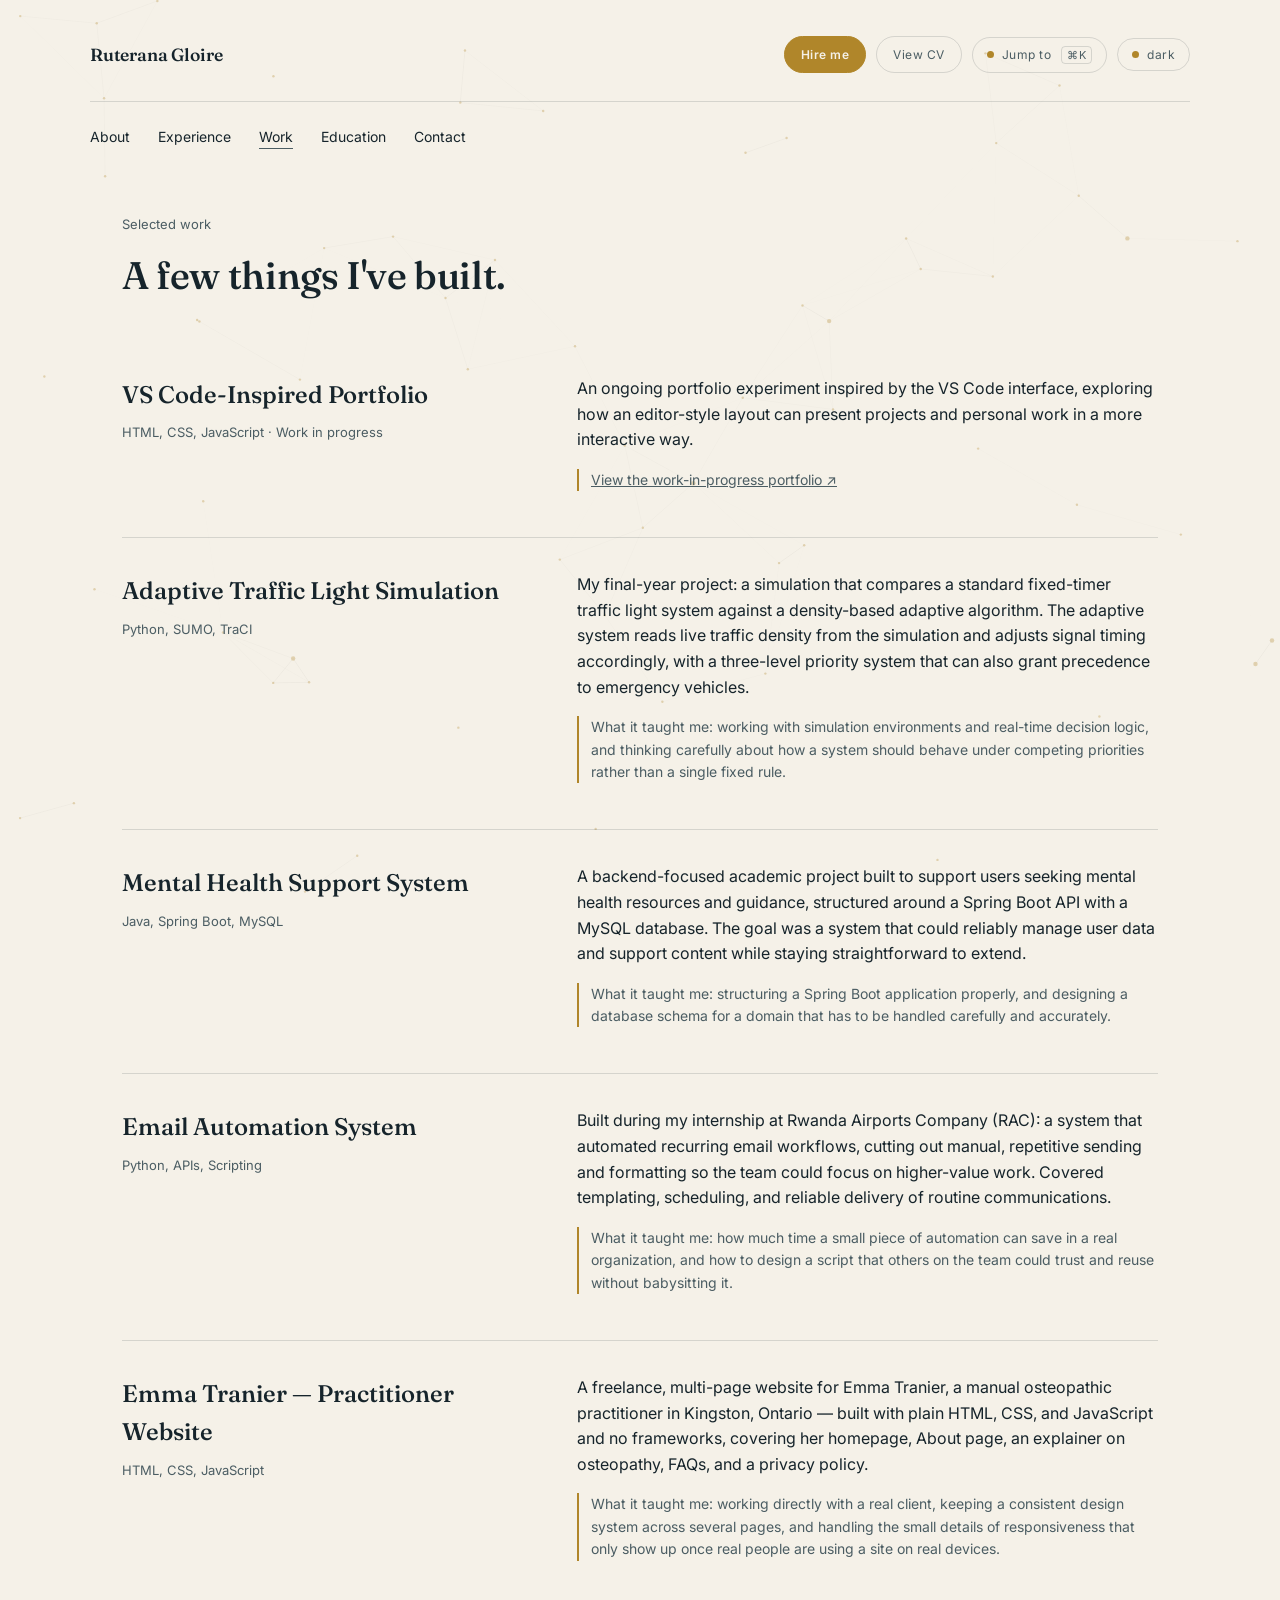
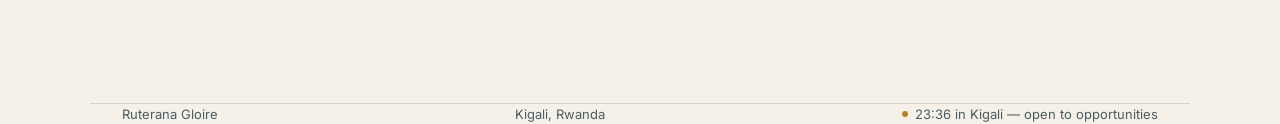
<file: work.html>
<!DOCTYPE html>
<html lang="en" data-theme="light">
<head>
<meta charset="UTF-8">
<meta name="viewport" content="width=device-width, initial-scale=1">
<meta name="view-transition" content="same-origin">
<title>Work — Ruterana Gloire</title>
<meta name="description" content="Selected projects by Ruterana Gloire.">
<link rel="preconnect" href="https://fonts.googleapis.com">
<link rel="preconnect" href="https://fonts.gstatic.com" crossorigin>
<link href="https://fonts.googleapis.com/css2?family=Fraunces:opsz,wght@9..144,400;9..144,500;9..144,600&family=Inter:wght@400;500;600&display=swap" rel="stylesheet">
<link rel="stylesheet" href="styles.css">
</head>
<body>

<header class="page-header wrap">
  <div class="ph-row">
    <a class="mark" href="index.html">Ruterana Gloire</a>
    <div class="ph-controls">
      <a class="btn btn-primary" href="https://www.linkedin.com/in/ruterana-gloire-06a904423/" target="_blank" rel="noopener">Hire me</a>
      <a class="btn btn-outline js-view-cv" href="cv.pdf" target="_blank" rel="noopener">View CV</a>
      
      <button class="toggle" id="cmdkTrigger" aria-label="Open command menu">
        <span class="dot"></span>Jump to <kbd>⌘K</kbd>
      </button>
      <button class="toggle" id="themeToggle" aria-label="Toggle color theme">
        <span class="dot"></span><span id="themeLabel">dark</span>
      </button>
    </div>
  </div>
  <nav class="main">
    <ol>
      <li><a href="about.html">About</a></li>
      <li><a href="experience.html">Experience</a></li>
      <li><a href="work.html" class="is-active">Work</a></li>
      <li><a href="education.html">Education</a></li>
      <li><a href="contact.html">Contact</a></li>
    </ol>
  </nav>
</header>

<main class="wrap">
  <div class="page-intro">
    <div class="kicker">Selected work</div>
    <h1 class="page-title">A few things I've built.</h1>
  </div>

  <section class="first">
    <div class="project">
      <div>
        <h3>VS Code-Inspired Portfolio</h3>
        <div class="stack">HTML, CSS, JavaScript · Work in progress</div>
      </div>
      <div>
        <p>An ongoing portfolio experiment inspired by the VS Code interface, exploring how an editor-style layout can present projects and personal work in a more interactive way.</p>
        <p class="learned"><a href="https://aldoglory.github.io/vs-code-inspired-Portfolio-/" target="_blank" rel="noopener">View the work-in-progress portfolio ↗</a></p>
      </div>
    </div>

    <div class="project">
      <div>
        <h3>Adaptive Traffic Light Simulation</h3>
        <div class="stack">Python, SUMO, TraCI</div>
      </div>
      <div>
        <p>My final-year project: a simulation that compares a standard fixed-timer traffic light system against a density-based adaptive algorithm. The adaptive system reads live traffic density from the simulation and adjusts signal timing accordingly, with a three-level priority system that can also grant precedence to emergency vehicles.</p>
        <p class="learned">What it taught me: working with simulation environments and real-time decision logic, and thinking carefully about how a system should behave under competing priorities rather than a single fixed rule.</p>
      </div>
    </div>

    <div class="project">
      <div>
        <h3>Mental Health Support System</h3>
        <div class="stack">Java, Spring Boot, MySQL</div>
      </div>
      <div>
        <p>A backend-focused academic project built to support users seeking mental health resources and guidance, structured around a Spring Boot API with a MySQL database. The goal was a system that could reliably manage user data and support content while staying straightforward to extend.</p>
        <p class="learned">What it taught me: structuring a Spring Boot application properly, and designing a database schema for a domain that has to be handled carefully and accurately.</p>
      </div>
    </div>

    <div class="project">
      <div>
        <h3>Email Automation System</h3>
        <div class="stack">Python, APIs, Scripting</div>
      </div>
      <div>
        <p>Built during my internship at Rwanda Airports Company (RAC): a system that automated recurring email workflows, cutting out manual, repetitive sending and formatting so the team could focus on higher-value work. Covered templating, scheduling, and reliable delivery of routine communications.</p>
        <p class="learned">What it taught me: how much time a small piece of automation can save in a real organization, and how to design a script that others on the team could trust and reuse without babysitting it.</p>
      </div>
    </div>

    <div class="project">
      <div>
        <h3>Emma Tranier — Practitioner Website</h3>
        <div class="stack">HTML, CSS, JavaScript</div>
      </div>
      <div>
        <p>A freelance, multi-page website for Emma Tranier, a manual osteopathic practitioner in Kingston, Ontario — built with plain HTML, CSS, and JavaScript and no frameworks, covering her homepage, About page, an explainer on osteopathy, FAQs, and a privacy policy.</p>
        <p class="learned">What it taught me: working directly with a real client, keeping a consistent design system across several pages, and handling the small details of responsiveness that only show up once real people are using a site on real devices.</p>
      </div>
    </div>
  </section>
</main>

<footer class="wrap">
  <div>Ruterana Gloire</div>
  <div>Kigali, Rwanda</div>
</footer>

<script src="script.js"></script>
</body>
</html>
</file>
<file: styles.css>
:root{
  --paper:#F5F1E8;
  --ink:#16242B;
  --ink-soft:#4B5D63;
  --line: rgba(22,36,43,0.14);
  --accent:#B0862A;
}
html[data-theme="dark"]{
  --paper:#10171A;
  --ink:#F1ECE0;
  --ink-soft:#93A3A6;
  --line: rgba(241,236,224,0.14);
  --accent:#D8B24C;
}

*{box-sizing:border-box;}
html{scroll-behavior:smooth;}
body{
  margin:0;
  background:var(--paper);
  color:var(--ink);
  font-family:'Inter',sans-serif;
  font-size:16px;
  line-height:1.6;
  -webkit-font-smoothing:antialiased;
  transition:background .4s ease, color .4s ease;
}
a{color:inherit;}
::selection{background:var(--accent); color:var(--paper);}

.wrap{
  max-width:1100px;
  margin:0 auto;
  padding:0 32px;
}
.measure{ max-width:640px; }

/* ---------- toggle ---------- */
.toggle{
  background:none;
  border:1px solid var(--line);
  color:var(--ink-soft);
  font-family:'Inter',sans-serif;
  font-size:12px;
  letter-spacing:.04em;
  padding:8px 14px;
  border-radius:100px;
  cursor:pointer;
  display:flex;
  align-items:center;
  gap:8px;
  transition:border-color .3s ease, color .3s ease;
}
.toggle:hover{color:var(--ink); border-color:var(--ink-soft);}
.toggle .dot{ width:7px; height:7px; border-radius:50%; background:var(--accent); }
.toggle kbd{
  font-family:'Inter',sans-serif;
  font-size:11px;
  border:1px solid var(--line);
  border-radius:4px;
  padding:1px 5px;
  margin-left:2px;
}

/* header control groups */
.ph-controls{ display:flex; align-items:center; gap:10px; flex-wrap:wrap; justify-content:flex-end; }
.floating-controls{
  position:fixed;
  top:28px;
  right:32px;
  z-index:20;
  display:flex;
  align-items:center;
  gap:10px;
  flex-wrap:wrap;
  justify-content:flex-end;
  max-width:min(70vw, 520px);
}

/* ---------- CTA buttons (hire me / cv) ---------- */
.btn{
  font-family:'Inter',sans-serif;
  font-size:12px;
  letter-spacing:.04em;
  padding:8px 16px;
  border-radius:100px;
  text-decoration:none;
  display:inline-flex;
  align-items:center;
  gap:8px;
  border:1px solid transparent;
  transition:border-color .3s ease, color .3s ease, background .3s ease, transform .15s ease;
}
.btn:active{ transform:translateY(1px); }
.btn-primary{
  background:var(--accent);
  color:var(--paper);
  border-color:var(--accent);
  font-weight:600;
}
.btn-primary:hover{ opacity:.88; }
.btn-outline{
  color:var(--ink-soft);
  border-color:var(--line);
}
.btn-outline:hover{ color:var(--ink); border-color:var(--ink-soft); }

/* hero CTA row on the home page */
.hero-ctas{
  margin-top:34px;
  display:flex;
  gap:12px;
  justify-content:center;
  flex-wrap:wrap;
  opacity:0;
  animation:rise .8s ease forwards .4s;
}

/* ---------- home hero ---------- */
header.hero{
  min-height:92vh;
  display:flex;
  flex-direction:column;
  align-items:center;
  justify-content:center;
  text-align:center;
  padding:120px 32px 60px;
}
.eyebrow{
  font-family:'Inter',sans-serif;
  font-size:13px;
  color:var(--ink-soft);
  letter-spacing:.03em;
  margin-bottom:22px;
  opacity:0;
  animation:rise .7s ease forwards .1s;
}
h1.name{
  font-family:'Fraunces',serif;
  font-optical-sizing:auto;
  font-weight:560;
  font-size:clamp(3.4rem, 11vw, 8.4rem);
  line-height:0.96;
  letter-spacing:-0.02em;
  margin:0;
  opacity:0;
  animation:rise .8s ease forwards .22s;
}
h1.name em{ font-style:italic; font-weight:400; color:var(--ink-soft); }
.role{
  font-family:'Inter',sans-serif;
  font-size:clamp(1rem, 1.6vw, 1.15rem);
  color:var(--ink-soft);
  margin-top:26px;
  opacity:0;
  animation:rise .8s ease forwards .34s;
}
.role .sep{ color:var(--accent); padding:0 10px; }

@keyframes rise{
  from{opacity:0; transform:translateY(14px);}
  to{opacity:1; transform:translateY(0);}
}

nav.main{ margin-top:56px; opacity:0; animation:rise .8s ease forwards .46s; }
nav.main ol{
  list-style:none;
  display:flex;
  gap:34px;
  margin:0; padding:0;
  flex-wrap:wrap;
  justify-content:center;
}
nav.main a{
  text-decoration:none;
  font-size:14px;
  color:var(--ink);
  position:relative;
  padding-bottom:4px;
}
nav.main a::after{
  content:"";
  position:absolute;
  left:0; right:100%;
  bottom:0;
  height:1px;
  background:var(--accent);
  transition:right .3s ease;
}
nav.main a:hover::after{ right:0; }
nav.main a.is-active{ color:var(--ink); }
nav.main a.is-active::after{ right:0; background:var(--ink-soft); }

/* ---------- slim page header (non-home pages) ---------- */
header.page-header{
  padding:36px 0 0;
}
.ph-row{
  display:flex;
  align-items:center;
  justify-content:space-between;
  padding-bottom:28px;
  border-bottom:1px solid var(--line);
}
.mark{
  font-family:'Fraunces',serif;
  font-size:1.1rem;
  font-weight:560;
  text-decoration:none;
  color:var(--ink);
  letter-spacing:-0.01em;
}
header.page-header nav.main{
  margin-top:0;
  opacity:1;
  animation:none;
  padding:22px 0 0;
}
header.page-header nav.main ol{ justify-content:flex-start; gap:28px; }

.page-intro{ padding:64px 0 0; }

/* ---------- sections ---------- */
section{ padding:96px 0; border-top:1px solid var(--line); }
section.first{ border-top:none; padding-top:56px; }
.kicker{ font-family:'Inter',sans-serif; font-size:13px; color:var(--ink-soft); margin-bottom:10px; }
h1.page-title, h2.title{
  font-family:'Fraunces',serif;
  font-weight:520;
  font-size:clamp(1.9rem, 3vw, 2.6rem);
  margin:0 0 44px;
  letter-spacing:-0.01em;
}
h1.page-title{ margin-bottom:14px; }
.page-lede{ color:var(--ink-soft); max-width:560px; margin:0 0 8px; }

/* about */
.about-grid{ display:grid; grid-template-columns:220px 1fr; gap:60px; align-items:start; }
.about-photo{
  width:100%; aspect-ratio:4/5; object-fit:cover;
  filter:grayscale(1) contrast(1.05);
  border:1px solid var(--line);
}
.about-text p{ margin:0 0 18px; color:var(--ink); }
.about-text p:last-child{ margin-bottom:0; }
.about-text .soft{ color:var(--ink-soft); }

.skills{ margin-top:56px; display:grid; grid-template-columns:160px 1fr; row-gap:22px; column-gap:24px; }
.skills h3{ font-family:'Inter',sans-serif; font-weight:600; font-size:14px; margin:0; color:var(--ink-soft); padding-top:2px; }
.taglist{ display:flex; flex-wrap:wrap; gap:9px 10px; padding:0; margin:0; list-style:none; }
.taglist li{ font-size:13.5px; padding:5px 12px; border:1px solid var(--line); border-radius:3px; color:var(--ink); }

/* experience / education rows */
.xp-row, .edu-row{
  display:grid; grid-template-columns:160px 1fr; gap:24px;
  padding:26px 0; border-top:1px solid var(--line);
}
.xp-row:first-of-type, .edu-row:first-of-type{ border-top:none; padding-top:0; }
.xp-date, .edu-row .soft{ color:var(--ink-soft); font-size:14px; }
.xp-role, .edu-row h3{ font-family:'Fraunces',serif; font-size:1.2rem; margin:0 0 6px; }
.xp-place{ color:var(--ink-soft); font-size:14px; margin-bottom:12px; }
.xp-desc{ margin:0; max-width:560px; }
.edu-row h3{ font-size:1.15rem; }

/* projects */
.project{ padding:34px 0; border-top:1px solid var(--line); display:grid; grid-template-columns:1fr 1.4fr; gap:40px; }
.project:first-of-type{ border-top:none; padding-top:0; }
.project h3{ font-family:'Fraunces',serif; font-weight:520; font-size:1.5rem; margin:0 0 8px; }
.project .stack{ font-size:13px; color:var(--ink-soft); }
.project p{ margin:0 0 12px; }
.project .learned{ font-size:14px; color:var(--ink-soft); border-left:2px solid var(--accent); padding-left:12px; margin-top:16px; }

/* contact */
.contact-links{ display:flex; flex-wrap:wrap; gap:14px 28px; margin-top:30px; }
.contact-links a{
  text-decoration:none; font-size:15px;
  border-bottom:1px solid var(--line);
  padding-bottom:2px;
  transition:border-color .25s ease;
}
.contact-links a:hover{ border-color:var(--accent); }

footer{
  padding:44px 0 60px;
  display:flex; justify-content:space-between;
  color:var(--ink-soft); font-size:13px;
  flex-wrap:wrap; gap:10px;
  border-top:1px solid var(--line);
  margin-top:20px;
}
footer .status{
  display:flex; align-items:center; gap:7px;
}
footer .status .dot{
  width:6px; height:6px; border-radius:50%;
  background:var(--accent);
  box-shadow:0 0 0 0 rgba(176,134,42,0.5);
  animation:pulse 2.4s ease-out infinite;
}
@keyframes pulse{
  0%{ box-shadow:0 0 0 0 rgba(176,134,42,0.45); }
  70%{ box-shadow:0 0 0 6px rgba(176,134,42,0); }
  100%{ box-shadow:0 0 0 0 rgba(176,134,42,0); }
}

@media (max-width:760px){
  .about-grid{ grid-template-columns:1fr; }
  .about-photo{ max-width:220px; }
  .skills{ grid-template-columns:1fr; row-gap:10px; }
  .xp-row, .edu-row{ grid-template-columns:1fr; row-gap:8px; }
  .project{ grid-template-columns:1fr; gap:14px; }
  section{ padding:72px 0; }
  header.page-header nav.main ol{ gap:18px; row-gap:10px; }
}

@media (prefers-reduced-motion: reduce){
  .eyebrow, h1.name, .role, header.hero nav.main{ animation:none; opacity:1; }
  html{ scroll-behavior:auto; }
}

/* ---------- command palette ---------- */
.cmdk-backdrop{
  position:fixed; inset:0;
  background:rgba(10,14,16,0.4);
  display:flex;
  justify-content:center;
  align-items:flex-start;
  padding:14vh 24px 0;
  z-index:200;
  opacity:0;
  visibility:hidden;
  transition:opacity .16s ease;
}
.cmdk-backdrop.is-open{ opacity:1; visibility:visible; }

.cmdk-panel{
  width:100%;
  max-width:520px;
  background:var(--paper);
  border:1px solid var(--line);
  border-radius:10px;
  box-shadow:0 24px 70px rgba(0,0,0,0.3);
  transform:translateY(-6px);
  transition:transform .16s ease;
  overflow:hidden;
}
.cmdk-backdrop.is-open .cmdk-panel{ transform:translateY(0); }

.cmdk-input-row{
  display:flex;
  align-items:center;
  gap:10px;
  padding:16px 18px;
  border-bottom:1px solid var(--line);
}
.cmdk-input-row svg{ flex:none; opacity:.55; }
.cmdk-input{
  flex:1;
  border:none;
  background:none;
  outline:none;
  color:var(--ink);
  font-family:'Inter',sans-serif;
  font-size:15px;
}
.cmdk-input::placeholder{ color:var(--ink-soft); }
.cmdk-close-hint{
  font-family:'Inter',sans-serif;
  font-size:11px;
  color:var(--ink-soft);
  border:1px solid var(--line);
  border-radius:4px;
  padding:2px 6px;
  flex:none;
}

.cmdk-list{
  list-style:none;
  margin:0;
  padding:8px;
  max-height:50vh;
  overflow-y:auto;
}
.cmdk-item{
  display:flex;
  align-items:baseline;
  justify-content:space-between;
  gap:14px;
  padding:11px 12px;
  border-radius:6px;
  cursor:pointer;
  font-family:'Inter',sans-serif;
  font-size:14px;
  color:var(--ink);
}
.cmdk-item .cmdk-group{
  font-size:11px;
  color:var(--ink-soft);
  margin-right:10px;
}
.cmdk-item[data-active="true"]{ background:var(--line); }
.cmdk-item .cmdk-hint{ font-size:12px; color:var(--ink-soft); flex:none; }
.cmdk-empty{
  padding:26px 12px;
  text-align:center;
  font-family:'Inter',sans-serif;
  font-size:13px;
  color:var(--ink-soft);
}

/* ---------- smooth cross-page navigation ---------- */
::view-transition-old(root),
::view-transition-new(root){
  animation-duration:.32s;
  animation-timing-function:ease;
}

@media (max-width:760px){
  .floating-controls{ top:20px; right:20px; }
  .cmdk-backdrop{ padding-top:9vh; }
}

/* ---------- ambient tech background ---------- */
#bgfx{
  position:fixed;
  inset:0;
  z-index:-1;
  width:100%;
  height:100%;
  pointer-events:none;
  opacity:.55;
  transition:opacity .4s ease;
}
@media (max-width:760px){
  #bgfx{ opacity:.35; }
}
@media (prefers-reduced-motion: reduce){
  #bgfx{ display:none; }
}
</file>
